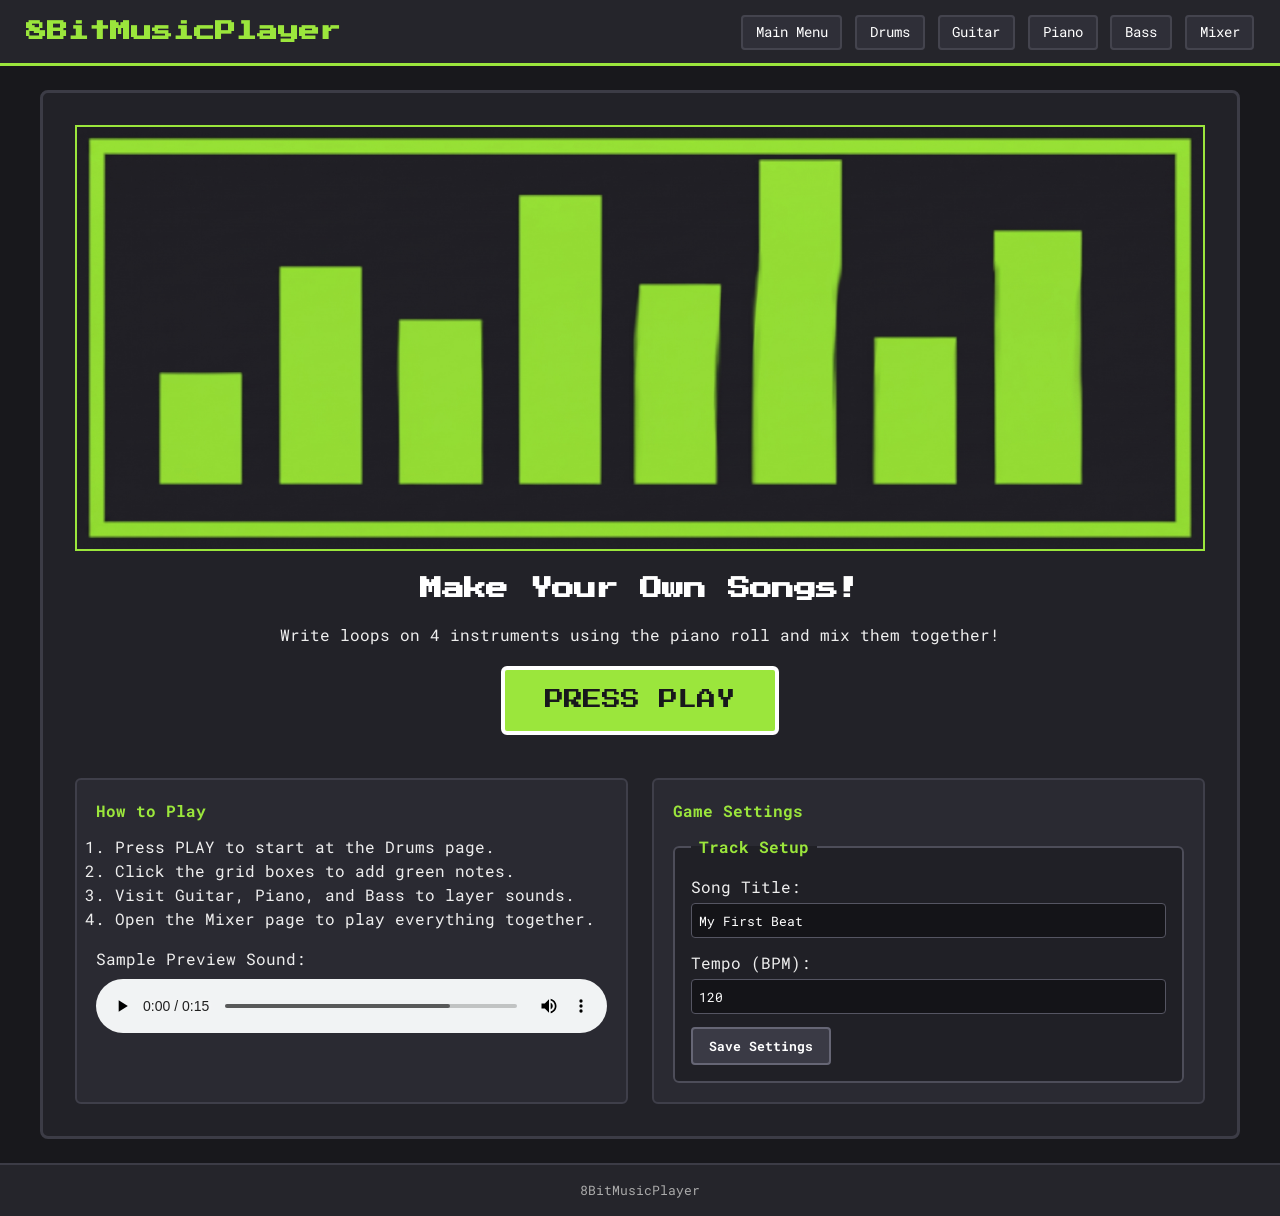
<file: index.html>
<!DOCTYPE html>
<html lang="en">
<head>
  <meta charset="UTF-8">
  <meta name="viewport" content="width=device-width, initial-scale=1.0">
  <title>8BitMusicPlayer - Main Menu</title>
  <link rel="stylesheet" href="css/style.css">
</head>
<body onload="initMenuPage()">
  <header>
    <h1>8BitMusicPlayer</h1>
    <nav>
      <ul>
        <li><a href="index.html">Main Menu</a></li>
        <li><a href="drums.html">Drums</a></li>
        <li><a href="guitar.html">Guitar</a></li>
        <li><a href="piano.html">Piano</a></li>
        <li><a href="bass.html">Bass</a></li>
        <li><a href="mixer.html">Mixer</a></li>
      </ul>
    </nav>
  </header>

  <main>
    <section class="menu-box">
      <img src="assets/logo.png" alt="8BitMusicPlayer Retro Logo">
      <h2>Make Your Own Songs!</h2>
      <p>Write loops on 4 instruments using the piano roll and mix them together!</p>
      <a href="drums.html" class="play-game-btn">PRESS PLAY</a>

      <div class="menu-grid">
        <article class="menu-card">
          <h3>How to Play</h3>
          <ol>
            <li>Press PLAY to start at the Drums page.</li>
            <li>Click the grid boxes to add green notes.</li>
            <li>Visit Guitar, Piano, and Bass to layer sounds.</li>
            <li>Open the Mixer page to play everything together.</li>
          </ol>
          <p>Sample Preview Sound:</p>
          <audio controls src="assets/preview.wav"></audio>
        </article>

        <article class="menu-card">
          <h3>Game Settings</h3>
          <form id="settingsForm">
            <fieldset>
              <legend>Track Setup</legend>
              <div class="form-row">
                <label for="songName">Song Title:</label>
                <input type="text" id="songName" name="songName" value="My First Beat" required>
              </div>
              <div class="form-row">
                <label for="bpmInput">Tempo (BPM):</label>
                <input type="number" id="bpmInput" name="bpmInput" min="60" max="200" value="120" required>
              </div>
              <button type="submit">Save Settings</button>
              <p id="saveMsg"></p>
            </fieldset>
          </form>
        </article>
      </div>
    </section>
  </main>

  <footer>
    <p>8BitMusicPlayer</p>
  </footer>

  <script src="js/script.js"></script>
</body>
</html>
</file>
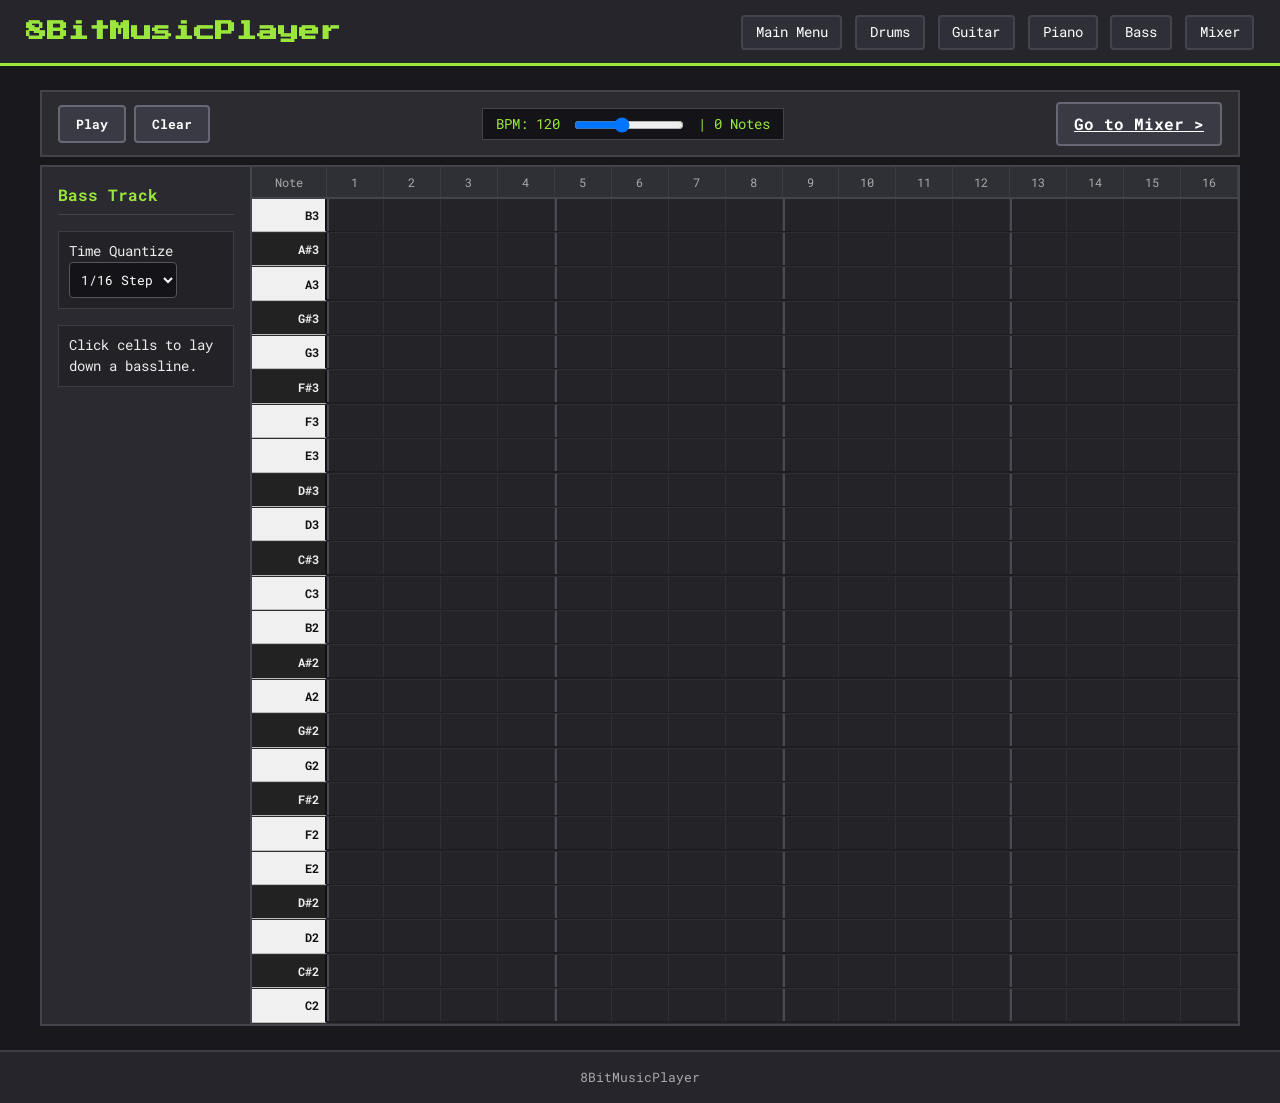
<file: bass.html>
<!DOCTYPE html>
<html lang="en">
<head>
  <meta charset="UTF-8">
  <meta name="viewport" content="width=device-width, initial-scale=1.0">
  <title>8BitMusicPlayer - Bass Guitar</title>
  <link rel="stylesheet" href="css/style.css">
</head>
<body onload="initPianoRoll('bass')">
  <header>
    <h1>8BitMusicPlayer</h1>
    <nav>
      <ul>
        <li><a href="index.html">Main Menu</a></li>
        <li><a href="drums.html">Drums</a></li>
        <li><a href="guitar.html">Guitar</a></li>
        <li><a href="piano.html">Piano</a></li>
        <li><a href="bass.html">Bass</a></li>
        <li><a href="mixer.html">Mixer</a></li>
      </ul>
    </nav>
  </header>

  <main>
    <section class="daw-top-bar">
      <div class="daw-controls">
        <button id="playBtn">Play</button>
        <button id="clearBtn">Clear</button>
      </div>
      <div class="daw-status">
        <label for="bpmSlider" id="bpmDisplay">BPM: 120</label>
        <input type="range" id="bpmSlider" min="60" max="200" value="120">
        | <span id="noteCount">0 Notes</span>
      </div>
      <div class="daw-controls">
        <a href="mixer.html" class="btn">Go to Mixer &gt;</a>
      </div>
    </section>

    <section class="daw-container">
      <aside class="daw-sidebar">
        <h2>Bass Track</h2>
        <div class="sidebar-box">
          <label for="quantizeSelect">Time Quantize</label>
          <select id="quantizeSelect">
            <option value="1">1/16 Step</option>
            <option value="2">1/8 Step</option>
            <option value="4">1/4 Note</option>
          </select>
        </div>
        <div class="sidebar-box">
          <p>Click cells to lay down a bassline.</p>
        </div>
      </aside>

      <article class="piano-roll-area">
        <div class="step-header">
          <div>Note</div>
          <div>1</div><div>2</div><div>3</div><div>4</div>
          <div>5</div><div>6</div><div>7</div><div>8</div>
          <div>9</div><div>10</div><div>11</div><div>12</div>
          <div>13</div><div>14</div><div>15</div><div>16</div>
        </div>
        <div id="pianoRollGrid" class="piano-roll-grid"></div>
      </article>
    </section>
  </main>

  <footer>
    <p>8BitMusicPlayer</p>
  </footer>

  <script src="js/script.js"></script>
</body>
</html>
</file>
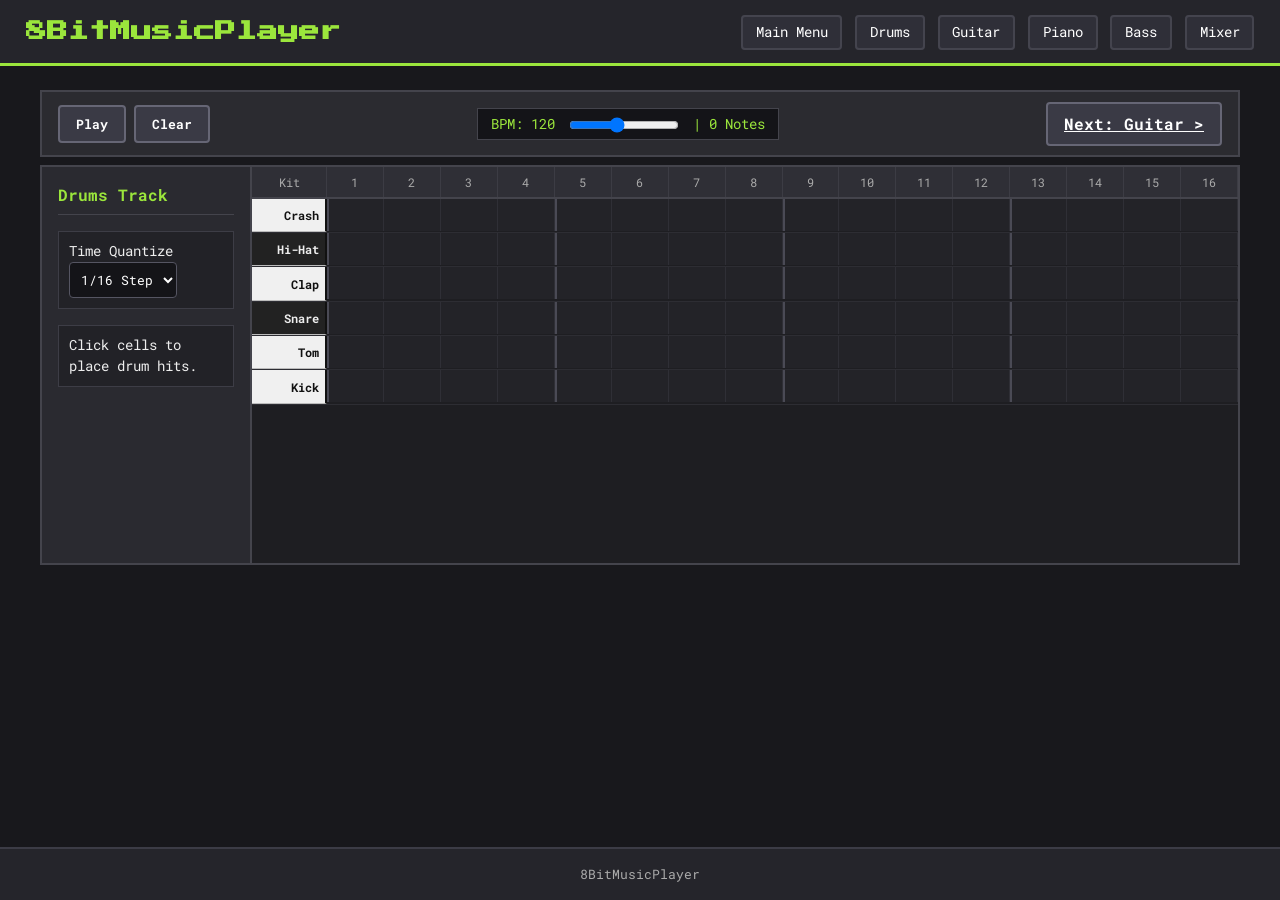
<file: drums.html>
<!DOCTYPE html>
<html lang="en">
<head>
  <meta charset="UTF-8">
  <meta name="viewport" content="width=device-width, initial-scale=1.0">
  <title>8BitMusicPlayer - Drums</title>
  <link rel="stylesheet" href="css/style.css">
</head>
<body onload="initPianoRoll('drums')">
  <header>
    <h1>8BitMusicPlayer</h1>
    <nav>
      <ul>
        <li><a href="index.html">Main Menu</a></li>
        <li><a href="drums.html">Drums</a></li>
        <li><a href="guitar.html">Guitar</a></li>
        <li><a href="piano.html">Piano</a></li>
        <li><a href="bass.html">Bass</a></li>
        <li><a href="mixer.html">Mixer</a></li>
      </ul>
    </nav>
  </header>

  <main>
    <section class="daw-top-bar">
      <div class="daw-controls">
        <button id="playBtn">Play</button>
        <button id="clearBtn">Clear</button>
      </div>
      <div class="daw-status">
        <label for="bpmSlider" id="bpmDisplay">BPM: 120</label>
        <input type="range" id="bpmSlider" min="60" max="200" value="120">
        | <span id="noteCount">0 Notes</span>
      </div>
      <div class="daw-controls">
        <a href="guitar.html" class="btn">Next: Guitar &gt;</a>
      </div>
    </section>

    <section class="daw-container">
      <aside class="daw-sidebar">
        <h2>Drums Track</h2>
        <div class="sidebar-box">
          <label for="quantizeSelect">Time Quantize</label>
          <select id="quantizeSelect">
            <option value="1">1/16 Step</option>
            <option value="2">1/8 Step</option>
            <option value="4">1/4 Note</option>
          </select>
        </div>
        <div class="sidebar-box">
          <p>Click cells to place drum hits.</p>
        </div>
      </aside>

      <article class="piano-roll-area">
        <div class="step-header">
          <div>Kit</div>
          <div>1</div><div>2</div><div>3</div><div>4</div>
          <div>5</div><div>6</div><div>7</div><div>8</div>
          <div>9</div><div>10</div><div>11</div><div>12</div>
          <div>13</div><div>14</div><div>15</div><div>16</div>
        </div>
        <div id="pianoRollGrid" class="piano-roll-grid"></div>
      </article>
    </section>
  </main>

  <footer>
    <p>8BitMusicPlayer</p>
  </footer>

  <script src="js/script.js"></script>
</body>
</html>
</file>
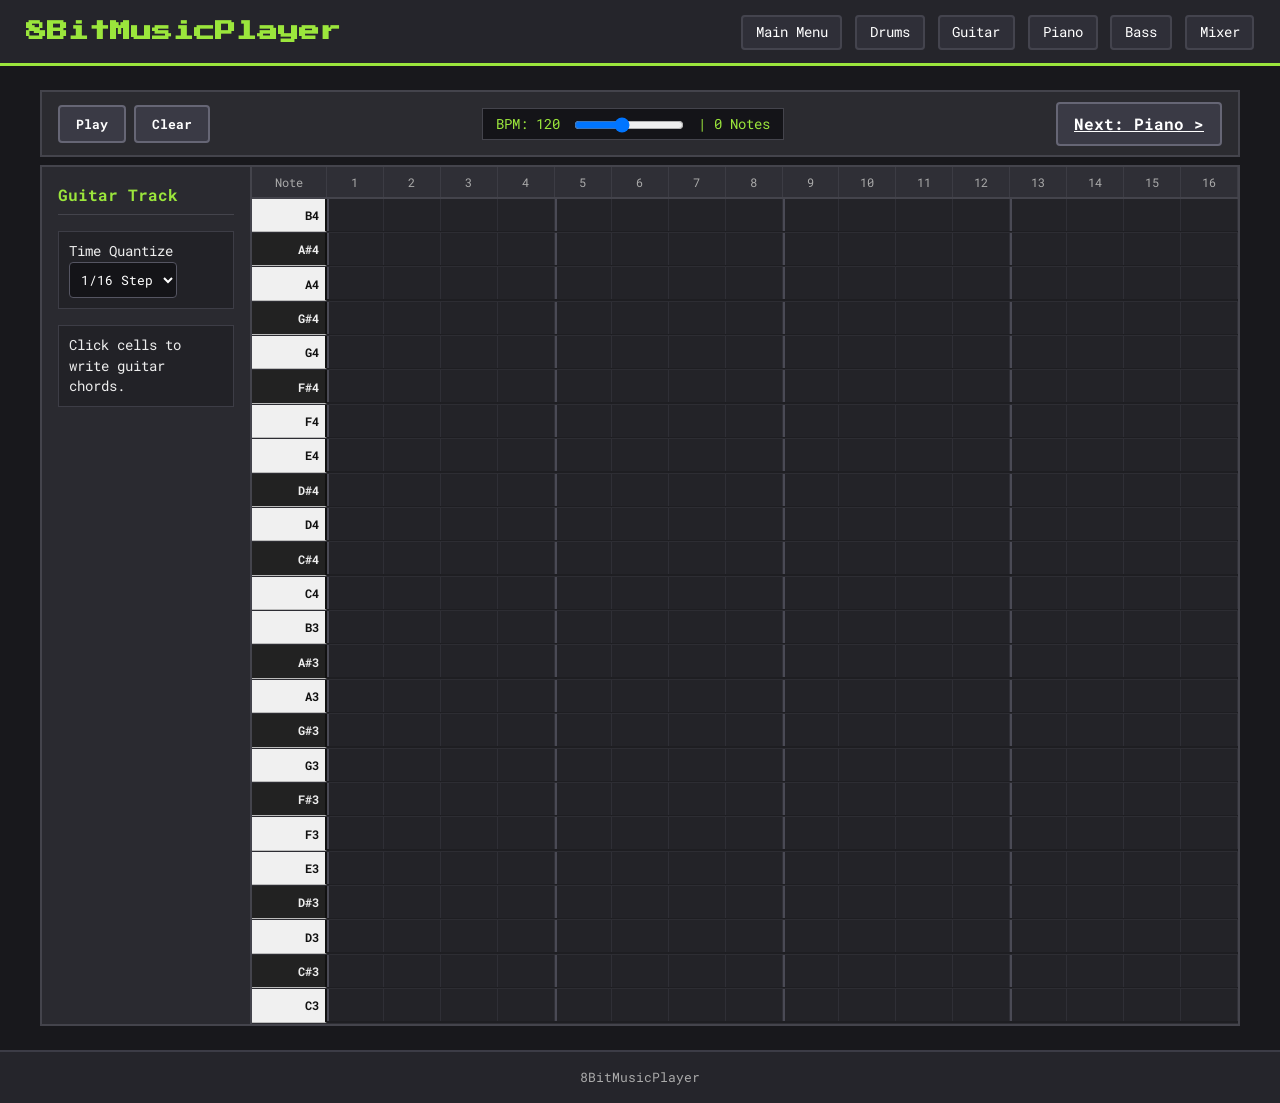
<file: guitar.html>
<!DOCTYPE html>
<html lang="en">
<head>
  <meta charset="UTF-8">
  <meta name="viewport" content="width=device-width, initial-scale=1.0">
  <title>8BitMusicPlayer - Guitar</title>
  <link rel="stylesheet" href="css/style.css">
</head>
<body onload="initPianoRoll('guitar')">
  <header>
    <h1>8BitMusicPlayer</h1>
    <nav>
      <ul>
        <li><a href="index.html">Main Menu</a></li>
        <li><a href="drums.html">Drums</a></li>
        <li><a href="guitar.html">Guitar</a></li>
        <li><a href="piano.html">Piano</a></li>
        <li><a href="bass.html">Bass</a></li>
        <li><a href="mixer.html">Mixer</a></li>
      </ul>
    </nav>
  </header>

  <main>
    <section class="daw-top-bar">
      <div class="daw-controls">
        <button id="playBtn">Play</button>
        <button id="clearBtn">Clear</button>
      </div>
      <div class="daw-status">
        <label for="bpmSlider" id="bpmDisplay">BPM: 120</label>
        <input type="range" id="bpmSlider" min="60" max="200" value="120">
        | <span id="noteCount">0 Notes</span>
      </div>
      <div class="daw-controls">
        <a href="piano.html" class="btn">Next: Piano &gt;</a>
      </div>
    </section>

    <section class="daw-container">
      <aside class="daw-sidebar">
        <h2>Guitar Track</h2>
        <div class="sidebar-box">
          <label for="quantizeSelect">Time Quantize</label>
          <select id="quantizeSelect">
            <option value="1">1/16 Step</option>
            <option value="2">1/8 Step</option>
            <option value="4">1/4 Note</option>
          </select>
        </div>
        <div class="sidebar-box">
          <p>Click cells to write guitar chords.</p>
        </div>
      </aside>

      <article class="piano-roll-area">
        <div class="step-header">
          <div>Note</div>
          <div>1</div><div>2</div><div>3</div><div>4</div>
          <div>5</div><div>6</div><div>7</div><div>8</div>
          <div>9</div><div>10</div><div>11</div><div>12</div>
          <div>13</div><div>14</div><div>15</div><div>16</div>
        </div>
        <div id="pianoRollGrid" class="piano-roll-grid"></div>
      </article>
    </section>
  </main>

  <footer>
    <p>8BitMusicPlayer</p>
  </footer>

  <script src="js/script.js"></script>
</body>
</html>
</file>
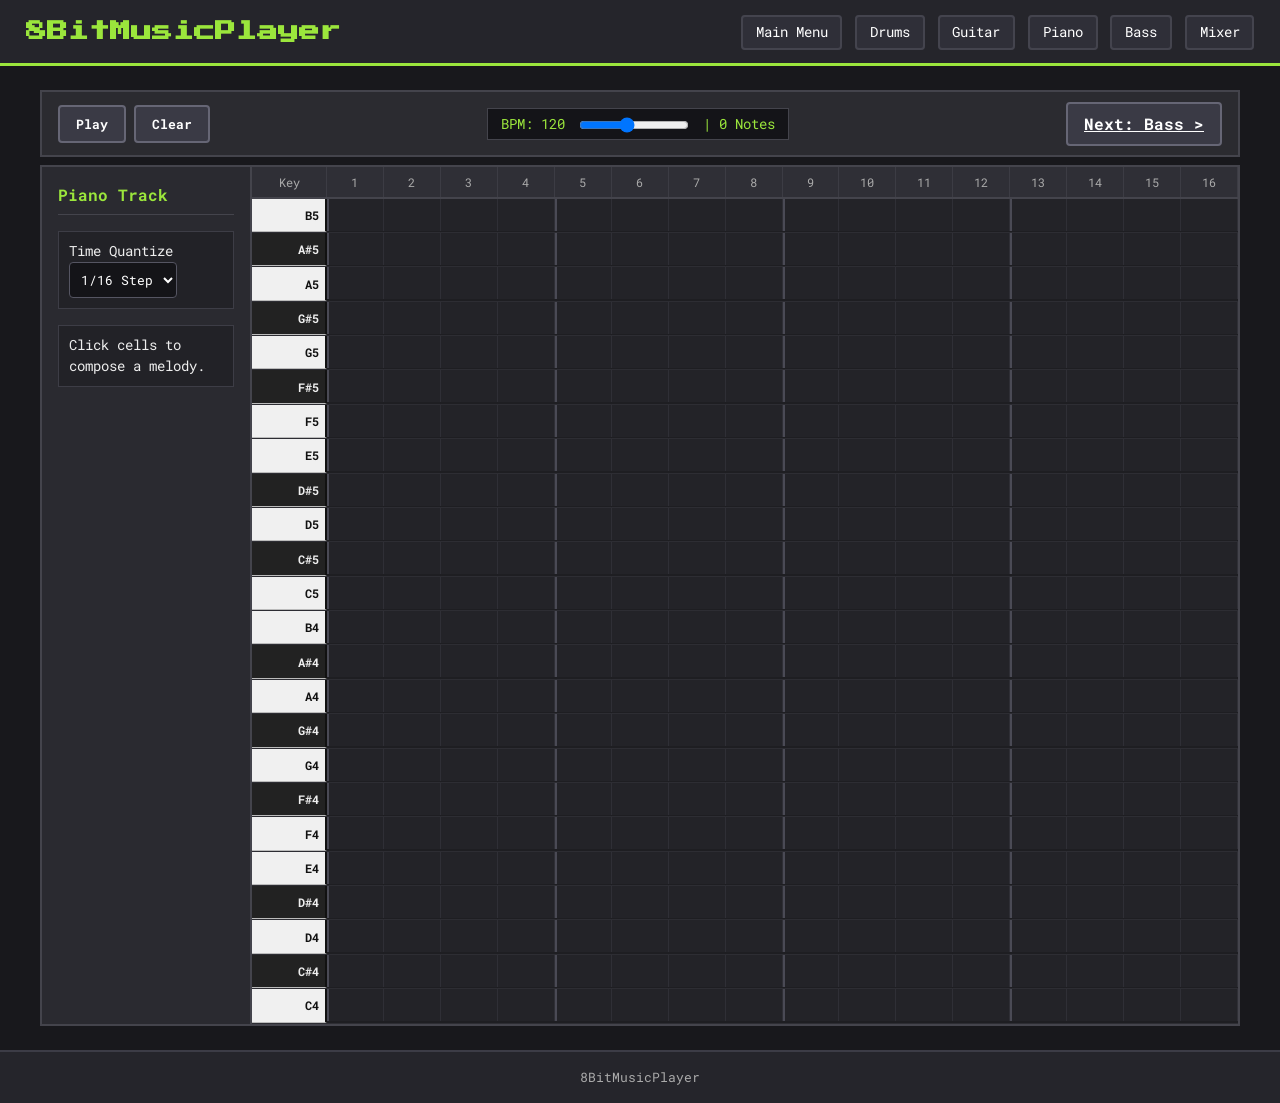
<file: piano.html>
<!DOCTYPE html>
<html lang="en">
<head>
  <meta charset="UTF-8">
  <meta name="viewport" content="width=device-width, initial-scale=1.0">
  <title>8BitMusicPlayer - Piano</title>
  <link rel="stylesheet" href="css/style.css">
</head>
<body onload="initPianoRoll('piano')">
  <header>
    <h1>8BitMusicPlayer</h1>
    <nav>
      <ul>
        <li><a href="index.html">Main Menu</a></li>
        <li><a href="drums.html">Drums</a></li>
        <li><a href="guitar.html">Guitar</a></li>
        <li><a href="piano.html">Piano</a></li>
        <li><a href="bass.html">Bass</a></li>
        <li><a href="mixer.html">Mixer</a></li>
      </ul>
    </nav>
  </header>

  <main>
    <section class="daw-top-bar">
      <div class="daw-controls">
        <button id="playBtn">Play</button>
        <button id="clearBtn">Clear</button>
      </div>
      <div class="daw-status">
        <label for="bpmSlider" id="bpmDisplay">BPM: 120</label>
        <input type="range" id="bpmSlider" min="60" max="200" value="120">
        | <span id="noteCount">0 Notes</span>
      </div>
      <div class="daw-controls">
        <a href="bass.html" class="btn">Next: Bass &gt;</a>
      </div>
    </section>

    <section class="daw-container">
      <aside class="daw-sidebar">
        <h2>Piano Track</h2>
        <div class="sidebar-box">
          <label for="quantizeSelect">Time Quantize</label>
          <select id="quantizeSelect">
            <option value="1">1/16 Step</option>
            <option value="2">1/8 Step</option>
            <option value="4">1/4 Note</option>
          </select>
        </div>
        <div class="sidebar-box">
          <p>Click cells to compose a melody.</p>
        </div>
      </aside>

      <article class="piano-roll-area">
        <div class="step-header">
          <div>Key</div>
          <div>1</div><div>2</div><div>3</div><div>4</div>
          <div>5</div><div>6</div><div>7</div><div>8</div>
          <div>9</div><div>10</div><div>11</div><div>12</div>
          <div>13</div><div>14</div><div>15</div><div>16</div>
        </div>
        <div id="pianoRollGrid" class="piano-roll-grid"></div>
      </article>
    </section>
  </main>

  <footer>
    <p>8BitMusicPlayer</p>
  </footer>

  <script src="js/script.js"></script>
</body>
</html>
</file>
<file: css/style.css>
@import url('https://fonts.googleapis.com/css2?family=Press+Start+2P&family=Roboto+Mono:wght@400;700&display=swap');

* {
  box-sizing: border-box;
  margin: 0;
  padding: 0;
}

body {
  background-color: #18181c;
  color: #eeeeee;
  font-family: 'Roboto Mono', monospace;
  font-size: 1rem;
  line-height: 1.5;
  min-height: 100vh;
  display: flex;
  flex-direction: column;
}

header {
  background-color: #25252b;
  border-bottom: 3px solid #9be63c;
  padding: 1rem 2%;
  display: flex;
  justify-content: space-between;
  align-items: center;
  flex-wrap: wrap;
}

header h1 {
  font-family: 'Press Start 2P', monospace;
  font-size: 1.3rem;
  color: #9be63c;
}

nav ul {
  list-style: none;
  display: flex;
  gap: 0.8rem;
  flex-wrap: wrap;
}

nav a:link {
  color: #ffffff;
  text-decoration: none;
  padding: 0.4rem 0.8rem;
  border: 2px solid #44444e;
  background-color: #2f2f38;
  border-radius: 4px;
  font-size: 0.85rem;
  transition: background-color 0.2s, border-color 0.2s;
}

nav a:visited {
  color: #cccccc;
}

nav a:hover {
  background-color: #9be63c;
  color: #18181c;
  border-color: #9be63c;
}

nav a:active {
  background-color: #6ea825;
  color: #ffffff;
}

main {
  flex: 1;
  width: 94%;
  max-width: 1200px;
  margin: 1.5rem auto;
}

.menu-box {
  background-color: #222228;
  border: 3px solid #3c3c46;
  padding: 2rem;
  text-align: center;
  border-radius: 8px;
}

.menu-box img {
  max-width: 100%;
  height: auto;
  margin-bottom: 1rem;
  border: 2px solid #9be63c;
}

.menu-box h2 {
  font-family: 'Press Start 2P', monospace;
  font-size: 1.4rem;
  margin-bottom: 1rem;
  color: #ffffff;
}

.play-game-btn {
  display: inline-block;
  font-family: 'Press Start 2P', monospace;
  font-size: 1.2rem;
  background-color: #9be63c;
  color: #18181c;
  padding: 1rem 2.5rem;
  margin: 1.2rem 0;
  border: 4px solid #ffffff;
  text-decoration: none;
  border-radius: 6px;
  animation: pulseBtn 1.5s infinite;
  transition: transform 0.15s;
}

.play-game-btn:hover {
  transform: scale(1.06);
  background-color: #b4f55b;
}

@keyframes pulseBtn {
  0% { box-shadow: 0 0 0 0 rgba(155, 230, 60, 0.7); }
  70% { box-shadow: 0 0 0 12px rgba(155, 230, 60, 0); }
  100% { box-shadow: 0 0 0 0 rgba(155, 230, 60, 0); }
}

.menu-grid {
  display: flex;
  gap: 1.5rem;
  margin-top: 1.5rem;
  text-align: left;
  flex-wrap: wrap;
}

.menu-card {
  flex: 1;
  min-width: 260px;
  background-color: #2a2a32;
  border: 2px solid #3f3f4a;
  padding: 1.2rem;
  border-radius: 6px;
}

.menu-card h3 {
  color: #9be63c;
  margin-bottom: 0.7rem;
  font-size: 1rem;
}

.menu-card ol, .menu-card ul {
  margin-left: 1.2rem;
  margin-bottom: 1rem;
}

audio {
  width: 100%;
  margin-top: 0.5rem;
}

form fieldset {
  border: 2px solid #4d4d59;
  padding: 1rem;
  border-radius: 6px;
  background-color: #202026;
}

form legend {
  color: #9be63c;
  font-weight: bold;
  padding: 0 0.5rem;
}

.form-row {
  margin-bottom: 0.8rem;
  display: flex;
  flex-direction: column;
  gap: 0.3rem;
}

input[type="text"], input[type="number"], select {
  padding: 0.45rem;
  background-color: #141418;
  color: #ffffff;
  border: 1px solid #555562;
  border-radius: 4px;
  font-family: inherit;
}

button, .btn {
  background-color: #3a3a45;
  color: #ffffff;
  border: 2px solid #666675;
  padding: 0.5rem 1rem;
  cursor: pointer;
  font-family: inherit;
  font-weight: bold;
  border-radius: 4px;
  transition: background-color 0.2s;
}

button:hover, .btn:hover {
  background-color: #9be63c;
  color: #18181c;
  border-color: #9be63c;
}

.daw-top-bar {
  background-color: #2b2b30;
  border: 2px solid #44444c;
  padding: 0.6rem 1rem;
  display: flex;
  justify-content: space-between;
  align-items: center;
  flex-wrap: wrap;
  gap: 0.6rem;
  margin-bottom: 0.5rem;
}

.daw-controls {
  display: flex;
  gap: 0.5rem;
  align-items: center;
  flex-wrap: wrap;
}

.daw-status {
  background-color: #141418;
  border: 1px solid #44444c;
  padding: 0.3rem 0.8rem;
  font-size: 0.85rem;
  color: #9be63c;
}

.daw-container {
  display: flex;
  border: 2px solid #44444c;
  background-color: #1e1e22;
  min-height: 400px;
}

.daw-sidebar {
  width: 210px;
  background-color: #2a2a30;
  border-right: 2px solid #44444c;
  padding: 1rem;
  display: flex;
  flex-direction: column;
  gap: 1rem;
}

.daw-sidebar h2 {
  font-size: 1rem;
  color: #9be63c;
  border-bottom: 1px solid #44444c;
  padding-bottom: 0.4rem;
}

.sidebar-box label {
  display: block;
}

.sidebar-box {
  background-color: #222227;
  border: 1px solid #3d3d46;
  padding: 0.6rem;
  font-size: 0.85rem;
}

.piano-roll-area {
  flex: 1;
  overflow-x: auto;
  display: flex;
  flex-direction: column;
}

.step-header {
  display: grid;
  grid-template-columns: 75px repeat(16, minmax(34px, 1fr));
  background-color: #2f2f36;
  border-bottom: 2px solid #44444c;
  font-size: 0.75rem;
  text-align: center;
  color: #aaaaaa;
}

.step-header div {
  padding: 0.35rem 0;
  border-right: 1px solid #3c3c44;
}

.piano-roll-grid {
  display: flex;
  flex-direction: column;
}

.roll-row {
  display: grid;
  grid-template-columns: 75px repeat(16, minmax(34px, 1fr));
  border-bottom: 1px solid #2d2d33;
}

.piano-key {
  background-color: #f0f0f0;
  color: #111111;
  font-size: 0.75rem;
  font-weight: bold;
  padding: 0.45rem 0.4rem;
  border-right: 2px solid #111111;
  border-bottom: 1px solid #bbbbbb;
  display: flex;
  align-items: center;
  justify-content: flex-end;
}

.piano-key.black-key {
  background-color: #222222;
  color: #eeeeee;
}

.grid-cell {
  background-color: #232328;
  border-right: 1px solid #2f2f36;
  height: 32px;
  cursor: pointer;
  transition: background-color 0.1s;
}

.grid-cell.beat-start {
  border-left: 2px solid #4a4a55;
}

/* Columns that new notes can't land on at the current quantize setting */
.grid-cell.off-grid {
  background-color: #1a1a1e;
}

.grid-cell:hover {
  background-color: #35353d;
}

.grid-cell.active {
  background-color: #9be63c;
  border: 1px solid #d4ff94;
}

.grid-cell.playing {
  outline: 2px solid #ffffff;
}

.mixer-tracks {
  display: flex;
  flex-direction: column;
  gap: 1rem;
  margin-bottom: 1.5rem;
}

.mixer-track-card {
  background-color: #24242a;
  border: 2px solid #44444e;
  padding: 1rem;
  border-radius: 6px;
}

.mixer-track-header {
  display: flex;
  justify-content: space-between;
  align-items: center;
  margin-bottom: 0.6rem;
  flex-wrap: wrap;
  gap: 0.5rem;
}

/* Mute / Vol / Edit sit in a row and wrap neatly on small screens */
.mixer-track-header div {
  display: flex;
  align-items: center;
  flex-wrap: wrap;
  gap: 0.6rem;
}

.mixer-track-header input[type="range"] {
  vertical-align: middle;
  max-width: 7rem;
}

.mini-roll {
  display: grid;
  grid-template-columns: repeat(16, 1fr);
  gap: 2px;
  background-color: #16161a;
  padding: 0.4rem;
  border: 1px solid #3c3c46;
}

.mini-step {
  height: 22px;
  background-color: #2b2b33;
}

.mini-step.has-note {
  background-color: #9be63c;
}

.mini-step.playing {
  background-color: #ffffff;
}

.track-table {
  width: 100%;
  border-collapse: collapse;
  margin: 1.5rem 0;
  background-color: #222228;
}

.track-table th, .track-table td {
  border: 1px solid #44444e;
  padding: 0.7rem;
  text-align: left;
}

.track-table th {
  background-color: #2f2f38;
  color: #9be63c;
}

.track-table tr:nth-child(even) {
  background-color: #27272e;
}

.track-table a:link {
  color: #9be63c;
  font-weight: bold;
  text-decoration: none;
  transition: color 0.2s;
}

.track-table a:visited {
  color: #7fbf32;
}

.track-table a:hover {
  color: #ffffff;
  text-decoration: underline;
}

.track-table a:active {
  color: #6ea825;
}

footer {
  background-color: #25252b;
  border-top: 2px solid #3c3c46;
  text-align: center;
  padding: 1rem;
  font-size: 0.8rem;
  color: #aaaaaa;
  margin-top: auto;
}

@media (max-width: 900px) {
  .daw-container {
    flex-direction: column;
  }
  .daw-sidebar {
    width: 100%;
    border-right: none;
    border-bottom: 2px solid #44444c;
    flex-direction: row;
    flex-wrap: wrap;
  }
  header {
    flex-direction: column;
    gap: 0.8rem;
  }
}

@media (max-width: 600px) {
  header h1 {
    font-size: 1rem;
  }
  .play-game-btn {
    font-size: 0.95rem;
    padding: 0.8rem 1.5rem;
  }
  nav ul {
    justify-content: center;
  }
  .track-table th, .track-table td {
    padding: 0.4rem;
    font-size: 0.8rem;
  }
}

.daw-status input[type="range"] {
  width: 110px;
  vertical-align: middle;
  margin: 0 0.4rem;
}

.export-bar {
  background-color: #2b2b30;
  border: 2px solid #44444c;
  padding: 0.6rem 1rem;
  margin: 1rem 0;
  display: flex;
  justify-content: space-between;
  align-items: center;
  flex-wrap: wrap;
  gap: 0.6rem;
}

.export-bar h3 {
  margin: 0;
  color: #9be63c;
}

#exportMsg {
  font-size: 0.85rem;
  color: #9be63c;
}
</file>
